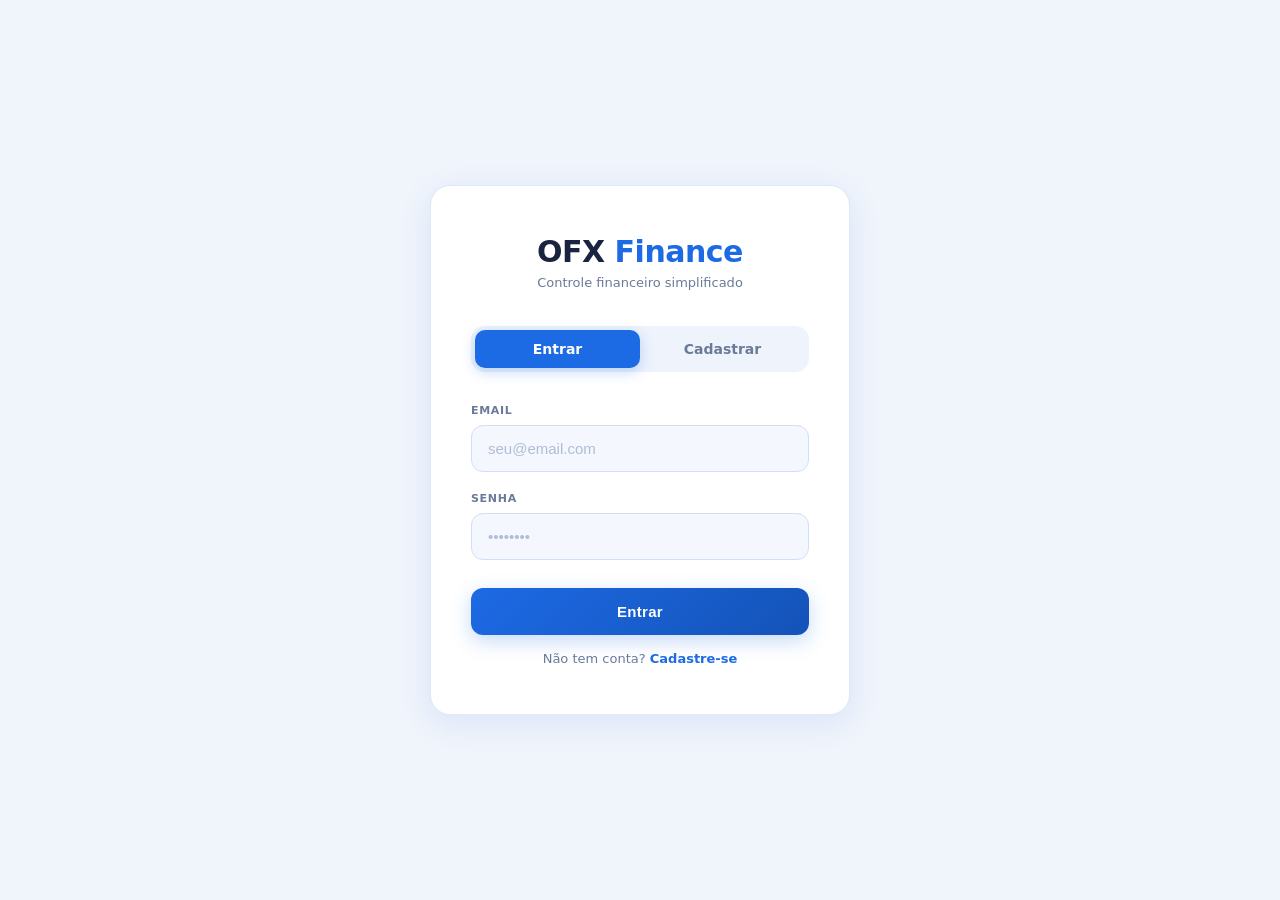
<file: static/index.html>
<!DOCTYPE html>
<html lang="pt-BR">
<head>
    <meta charset="UTF-8">
    <meta name="viewport" content="width=device-width, initial-scale=1.0">
    <title>OFX Finance — Acesso</title>
    <link rel="stylesheet" href="/static/css/style.css">
</head>
<body>

    <div class="card">

        <div class="brand">
            <h1>OFX<span> Finance</span></h1>
            <p>Controle financeiro simplificado</p>
        </div>

        <div class="tabs">
            <div class="tab ativa" onclick="alternarAba('login', this)">Entrar</div>
            <div class="tab" onclick="alternarAba('cadastro', this)">Cadastrar</div>
        </div>

        <!-- Login -->
        <div id="form-login" class="form ativo">
            <div id="msg-login" class="msg"></div>

            <div class="campo">
                <label for="login-email">Email</label>
                <input type="email" id="login-email" placeholder="seu@email.com">
            </div>

            <div class="campo">
                <label for="login-senha">Senha</label>
                <input type="password" id="login-senha" placeholder="••••••••"
                       onkeydown="if(event.key==='Enter') fazerLogin()">
            </div>

            <button class="btn" onclick="fazerLogin()">Entrar</button>
            <p class="link-aba">Não tem conta? <a href="#" onclick="irParaAba('cadastro')">Cadastre-se</a></p>
        </div>

        <!-- Cadastro -->
        <div id="form-cadastro" class="form">
            <div id="msg-cadastro" class="msg"></div>

            <div class="campo">
                <label for="cad-nome">Nome</label>
                <input type="text" id="cad-nome" placeholder="Seu nome completo">
            </div>

            <div class="campo">
                <label for="cad-email">Email</label>
                <input type="email" id="cad-email" placeholder="seu@email.com">
            </div>

            <div class="campo">
                <label for="cad-senha">Senha</label>
                <input type="password" id="cad-senha" placeholder="••••••••"
                       onkeydown="if(event.key==='Enter') fazerCadastro()">
            </div>

            <button class="btn" onclick="fazerCadastro()">Criar conta</button>
            <p class="link-aba">Já tem conta? <a href="#" onclick="irParaAba('login')">Entrar</a></p>
        </div>

    </div>

    <script src="/static/js/auth.js"></script>

</body>
</html>
</file>
<file: static/css/style.css>
/* ── Reset ── */
*, *::before, *::after {
    margin: 0;
    padding: 0;
    box-sizing: border-box;
}

/* ── Variáveis ── */
:root {
    --accent:       #1d6ae5;
    --accent-dark:  #1453b8;
    --accent-glow:  rgba(29, 106, 229, 0.25);
    --card-bg:      #ffffff;
    --card-border:  #dce8fb;
    --text:         #1a2340;
    --text-muted:   #6b7a99;
    --input-bg:     #f4f7fd;
    --input-border: #d0dff5;
    --input-focus:  #e8f0fd;
    --tab-bg:       #eef3fc;
    --tab-muted:    #6b7a99;
    --erro-bg:      #fff1f1;
    --erro-border:  #fbbfbf;
    --erro-text:    #c0392b;
    --ok-bg:        #f0faf4;
    --ok-border:    #a7e3bc;
    --ok-text:      #1e7e4a;
}

/* ── Fundo ── */
body {
    min-height: 100vh;
    background: #f0f4fb;
    display: flex;
    align-items: center;
    justify-content: center;
    font-family: 'Segoe UI', system-ui, -apple-system, sans-serif;
    padding: 24px;
}

/* ── Card ── */
.card {
    width: 100%;
    max-width: 420px;
    background: var(--card-bg);
    border: 1px solid var(--card-border);
    border-radius: 20px;
    padding: 48px 40px;
    box-shadow: 0 8px 32px rgba(29, 106, 229, 0.1);
    animation: entrar 0.4s ease;
}

@keyframes entrar {
    from { opacity: 0; transform: translateY(20px); }
    to   { opacity: 1; transform: translateY(0); }
}

/* ── Marca ── */
.brand {
    text-align: center;
    margin-bottom: 36px;
}

.brand h1 {
    font-size: 30px;
    font-weight: 800;
    color: var(--text);
    letter-spacing: -0.5px;
}

.brand h1 span {
    color: var(--accent);
}

.brand p {
    margin-top: 6px;
    font-size: 13px;
    color: var(--text-muted);
}

/* ── Abas ── */
.tabs {
    display: flex;
    background: var(--tab-bg);
    border-radius: 14px;
    padding: 4px;
    margin-bottom: 32px;
}

.tab {
    flex: 1;
    padding: 11px;
    text-align: center;
    font-size: 14px;
    font-weight: 600;
    color: var(--tab-muted);
    border-radius: 10px;
    cursor: pointer;
    transition: all 0.25s ease;
    user-select: none;
}

.tab.ativa {
    background: var(--accent);
    color: #ffffff;
    box-shadow: 0 4px 14px var(--accent-glow);
}

/* ── Formulários ── */
.form {
    display: none;
}

.form.ativo {
    display: block;
    animation: fadeIn 0.25s ease;
}

@keyframes fadeIn {
    from { opacity: 0; transform: translateX(6px); }
    to   { opacity: 1; transform: translateX(0); }
}

/* ── Campos ── */
.campo {
    margin-bottom: 20px;
}

label {
    display: block;
    font-size: 11px;
    font-weight: 600;
    letter-spacing: 0.7px;
    text-transform: uppercase;
    color: var(--text-muted);
    margin-bottom: 8px;
}

input {
    width: 100%;
    padding: 14px 16px;
    background: var(--input-bg);
    border: 1px solid var(--input-border);
    border-radius: 12px;
    color: var(--text);
    font-size: 15px;
    outline: none;
    transition: border-color 0.2s, background 0.2s;
}

input::placeholder {
    color: #b0bdd6;
}

input:focus {
    border-color: var(--accent);
    background: var(--input-focus);
}

/* ── Botão ── */
.btn {
    width: 100%;
    padding: 15px;
    margin-top: 8px;
    background: linear-gradient(135deg, var(--accent), var(--accent-dark));
    color: #ffffff;
    border: none;
    border-radius: 12px;
    font-size: 15px;
    font-weight: 700;
    cursor: pointer;
    letter-spacing: 0.3px;
    transition: opacity 0.2s, transform 0.15s, box-shadow 0.2s;
    box-shadow: 0 6px 20px var(--accent-glow);
}

.btn:hover {
    opacity: 0.92;
    box-shadow: 0 8px 24px var(--accent-glow);
}

.btn:active {
    transform: scale(0.97);
}

/* ── Mensagens ── */
.msg {
    display: none;
    padding: 12px 16px;
    border-radius: 10px;
    font-size: 13px;
    font-weight: 500;
    margin-bottom: 20px;
    line-height: 1.4;
}

.msg.erro {
    display: block;
    background: var(--erro-bg);
    border: 1px solid var(--erro-border);
    color: var(--erro-text);
}

.msg.ok {
    display: block;
    background: var(--ok-bg);
    border: 1px solid var(--ok-border);
    color: var(--ok-text);
}

/* ── Link entre abas ── */
.link-aba {
    text-align: center;
    margin-top: 16px;
    font-size: 13px;
    color: var(--text-muted);
}

.link-aba a {
    color: var(--accent);
    font-weight: 600;
    text-decoration: none;
}

.link-aba a:hover {
    text-decoration: underline;
}

/* ── Responsivo ── */
@media (max-width: 480px) {
    .card { padding: 36px 24px; }
}
</file>
